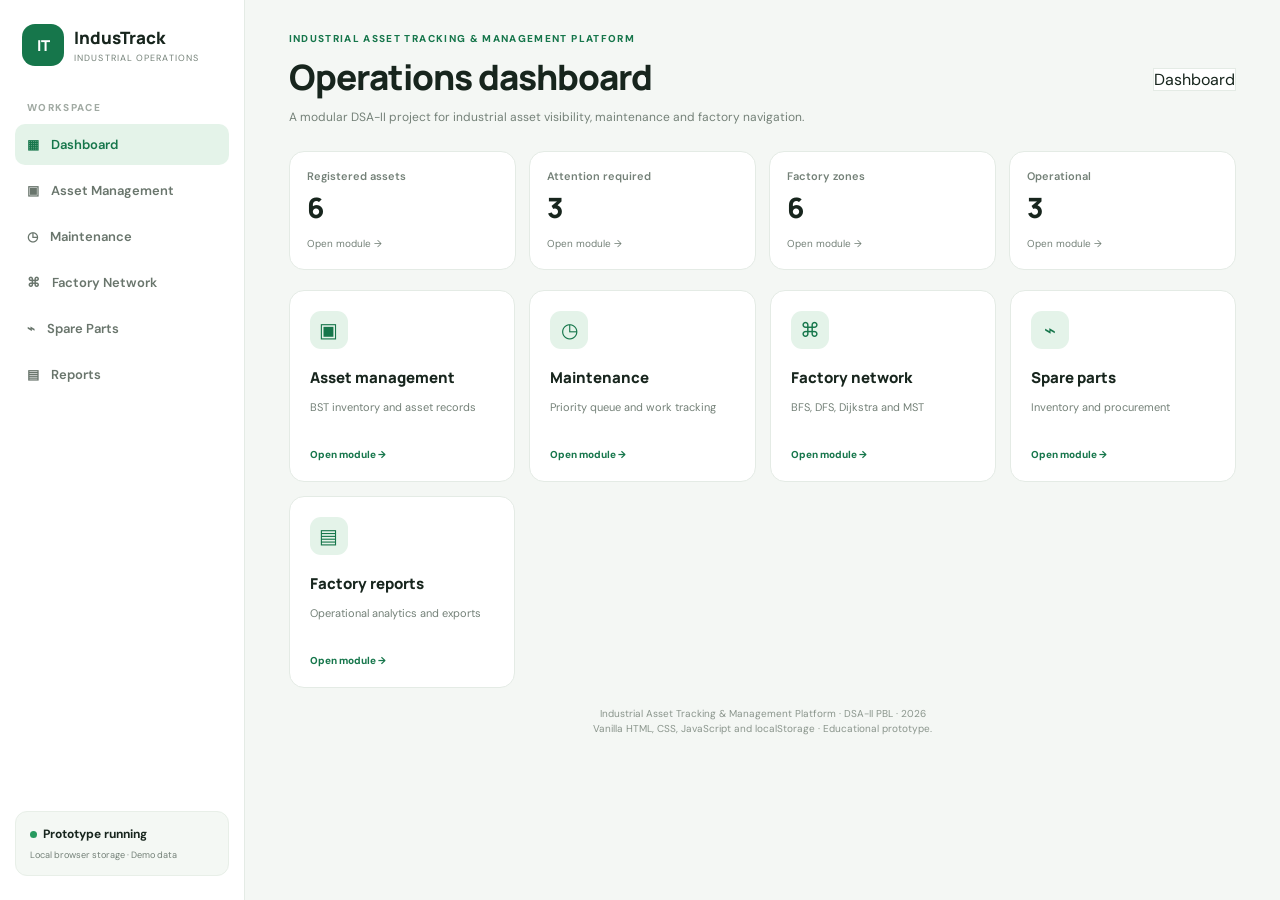
<file: index.html>
<!doctype html>
<html lang="en">

<head>
    <meta charset="utf-8">
    <meta name="viewport" content="width=device-width,initial-scale=1">
    <meta name="description" content="Industrial Asset Tracking and Management Platform">
    <title>IndusTrack | Dashboard</title>
    <link rel="stylesheet" href="style.css">
</head>

<body data-page="dashboard">
    <script src="js/common.js"></script>
    <script>
        renderShell("index", "Operations dashboard", "A modular DSA-II project for industrial asset visibility, maintenance and factory navigation.");
        const assets = loadAssets(), stats = [["Registered assets", assets.length, "assets.html"], ["Attention required", assets.filter(a => ["Maintenance", "Repair"].includes(a.status)).length, "maintenance.html"], ["Factory zones", zones.length, "factory-network.html"], ["Operational", assets.filter(a => a.status === "Operational").length, "assets.html"]];
        document.getElementById("pageContent").innerHTML = `<section class="stats">${stats.map(s => `<a class="stat-card dashboard-stat" href="${s[2]}"><span class="stat-label">${s[0]}</span><strong>${s[1]}</strong><span class="stat-foot">Open module →</span></a>`).join("")}</section><section class="module-grid">${[["assets.html", "▣", "Asset management", "BST inventory and asset records"], ["maintenance.html", "◷", "Maintenance", "Priority queue and work tracking"], ["factory-network.html", "⌘", "Factory network", "BFS, DFS, Dijkstra and MST"], ["spare-parts.html", "⌁", "Spare parts", "Inventory and procurement"], ["reports.html", "▤", "Factory reports", "Operational analytics and exports"]].map(m => `<a class="module-card" href="${m[0]}"><span class="module-icon">${m[1]}</span><h2>${m[2]}</h2><p>${m[3]}</p><span class="module-link">Open module →</span></a>`).join("")}</section>`;
    </script>
</body>

</html>
</file>
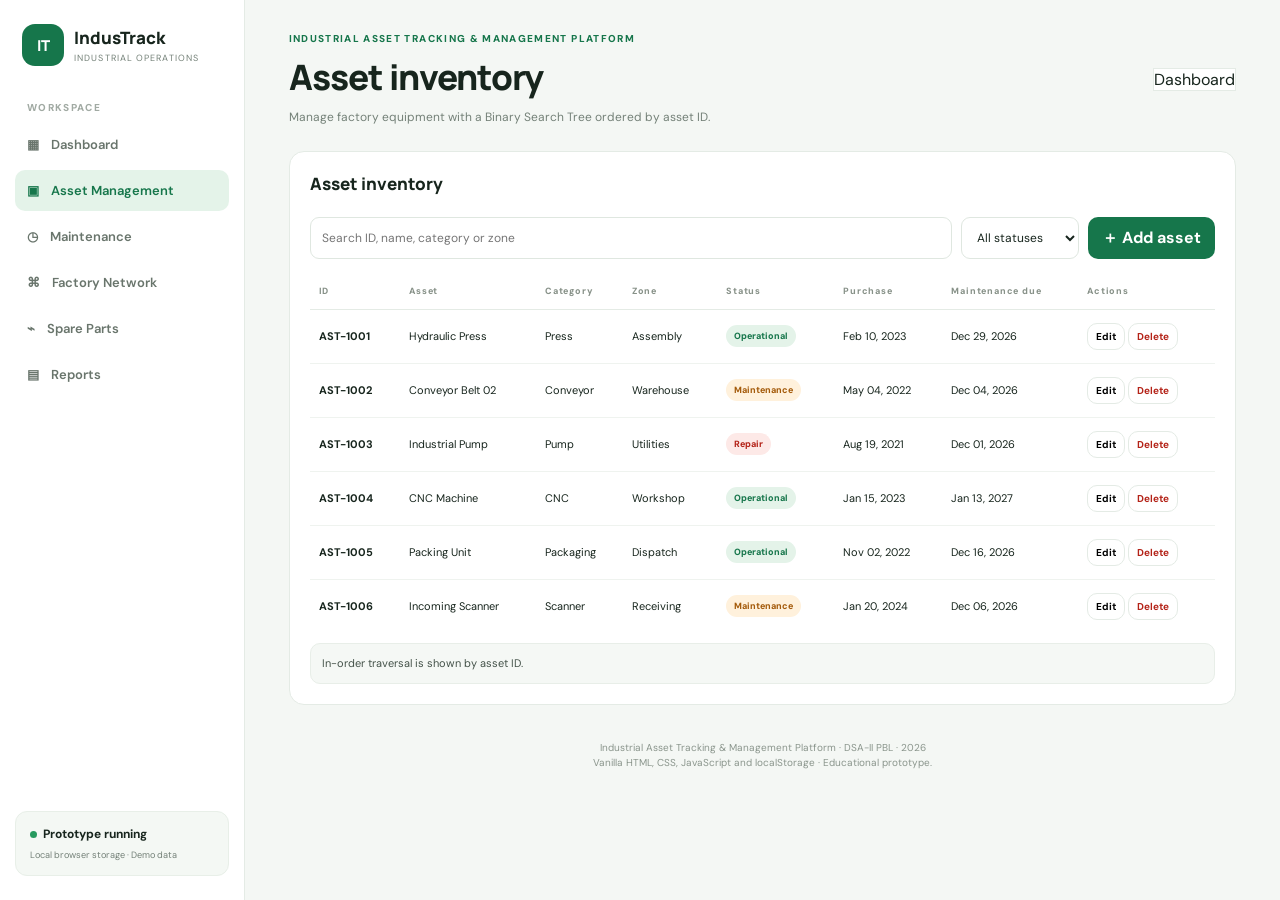
<file: assets.html>
<!doctype html><html lang="en"><head><meta charset="utf-8"><meta name="viewport" content="width=device-width,initial-scale=1"><title>IndusTrack | Assets</title><link rel="stylesheet" href="style.css"></head><body data-page="assets"><script src="js/common.js"></script><script src="js/modules.js"></script></body></html>
</file>
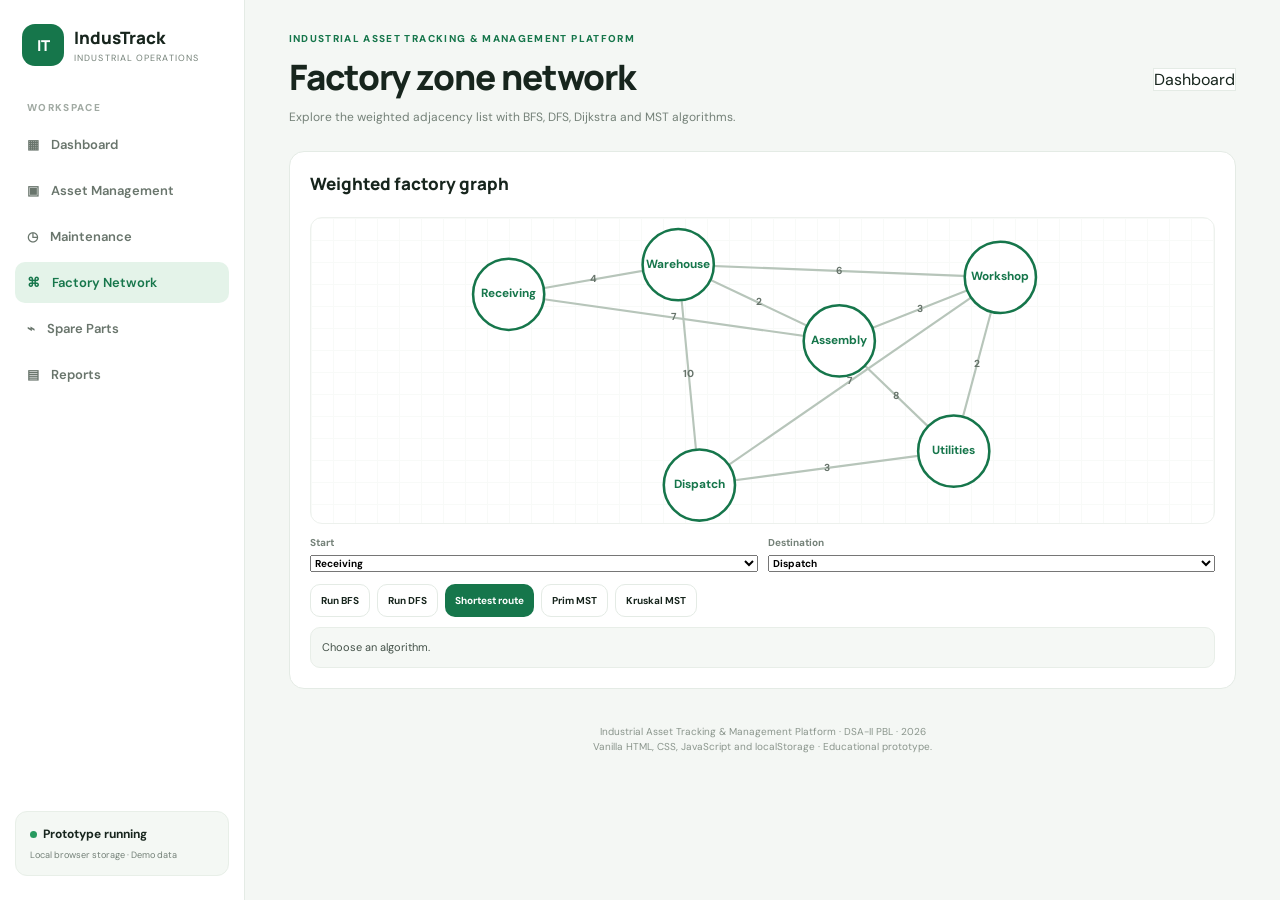
<file: factory-network.html>
<!doctype html><html lang="en"><head><meta charset="utf-8"><meta name="viewport" content="width=device-width,initial-scale=1"><title>IndusTrack | Factory Network</title><link rel="stylesheet" href="style.css"></head><body data-page="factory"><script src="js/common.js"></script><script src="js/modules.js"></script></body></html>
</file>
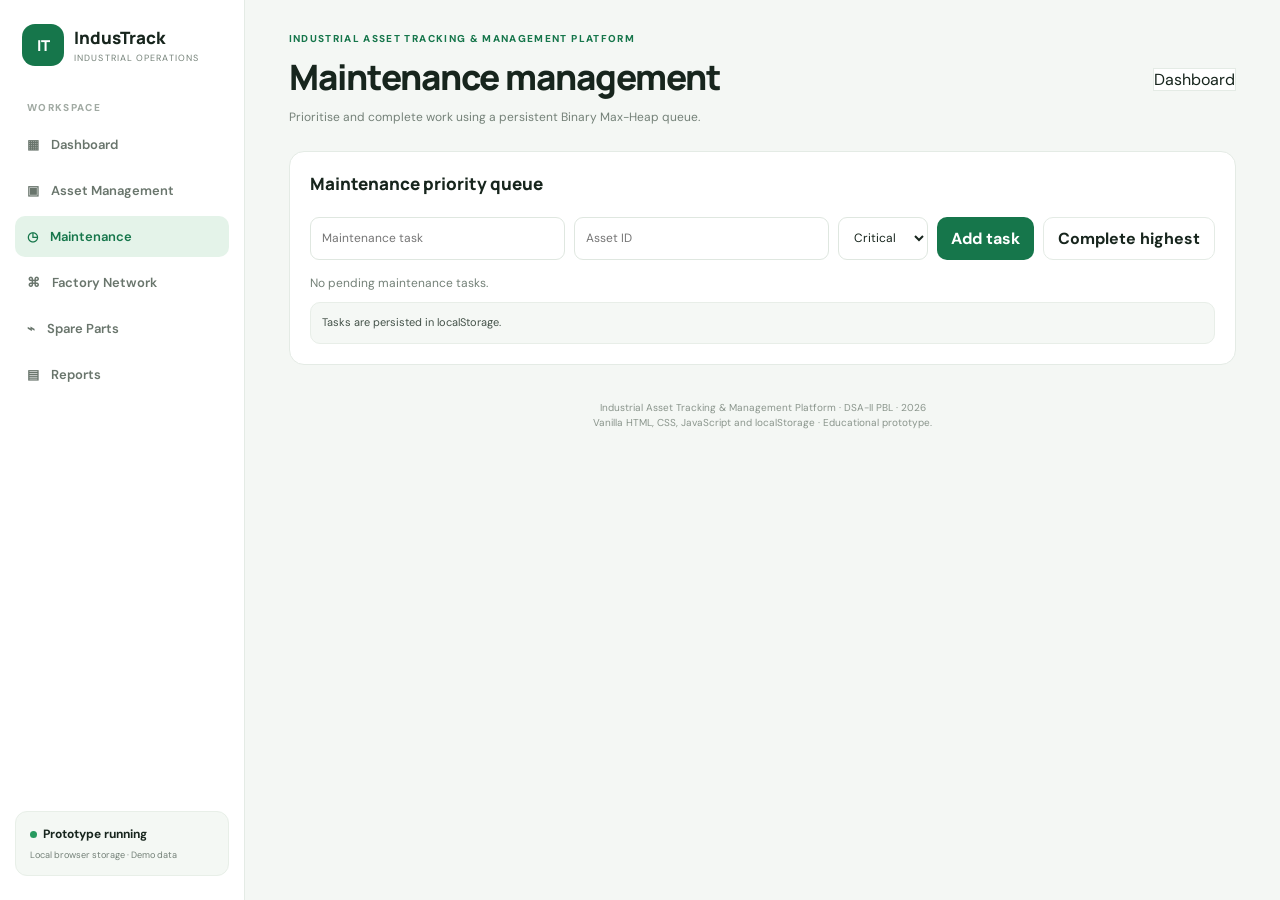
<file: maintenance.html>
<!doctype html><html lang="en"><head><meta charset="utf-8"><meta name="viewport" content="width=device-width,initial-scale=1"><title>IndusTrack | Maintenance</title><link rel="stylesheet" href="style.css"></head><body data-page="maintenance"><script src="js/common.js"></script><script src="js/modules.js"></script></body></html>
</file>
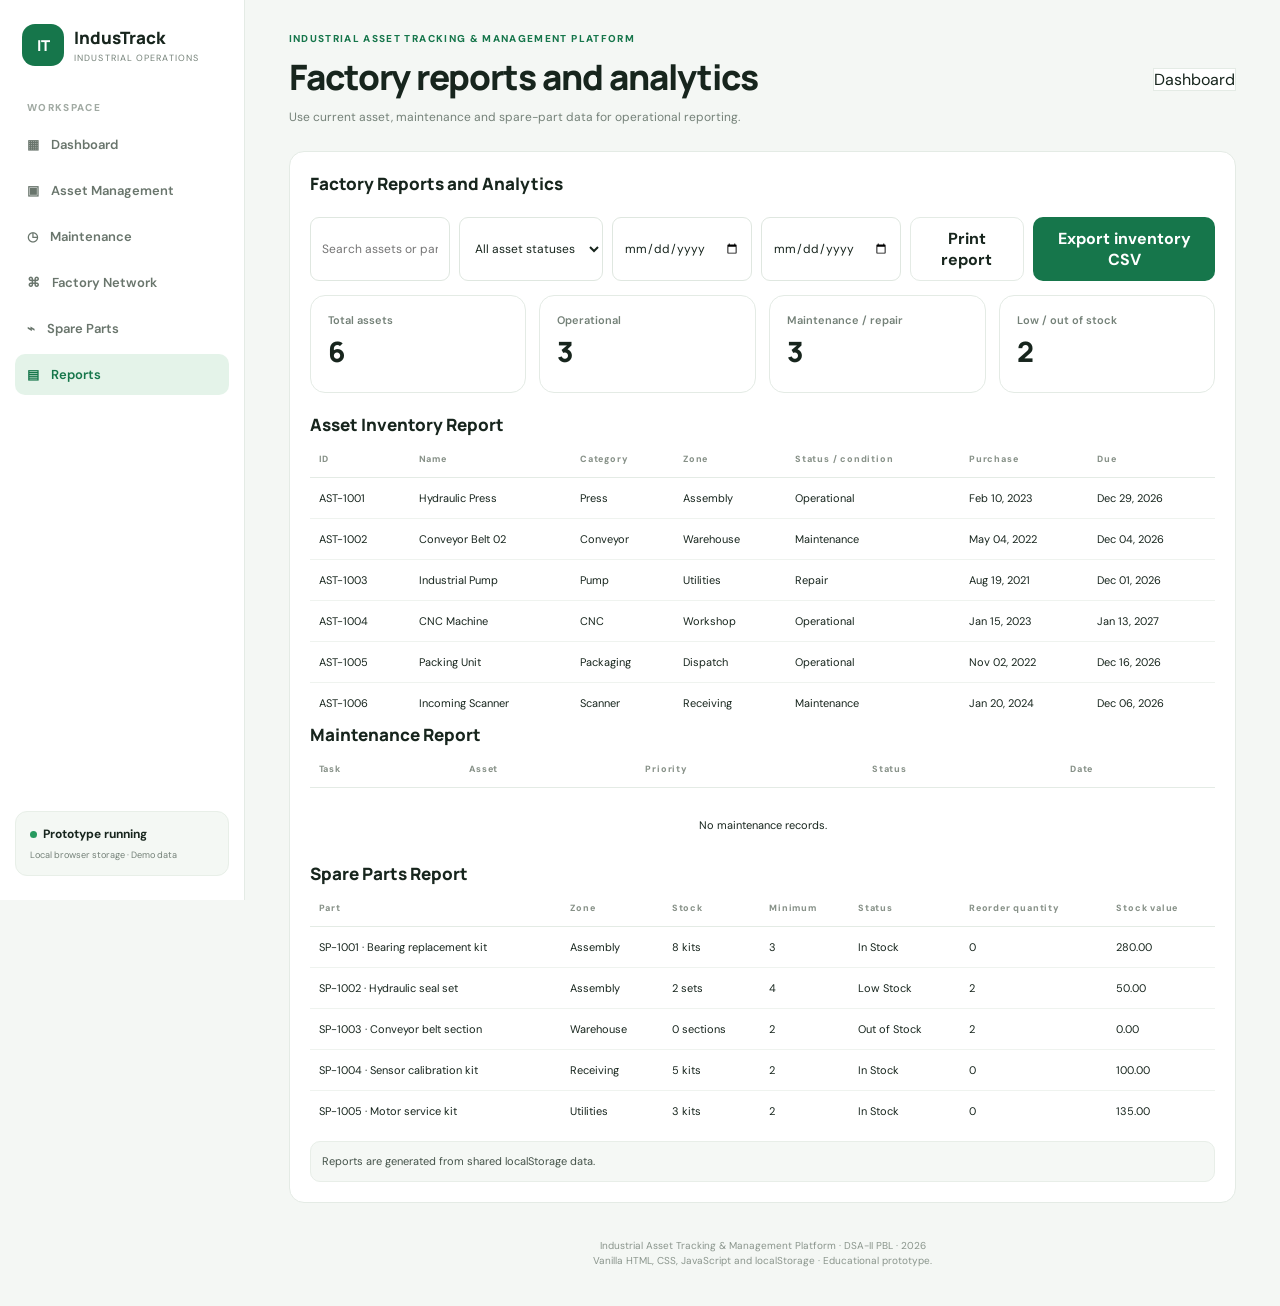
<file: reports.html>
<!doctype html><html lang="en"><head><meta charset="utf-8"><meta name="viewport" content="width=device-width,initial-scale=1"><title>IndusTrack | Reports</title><link rel="stylesheet" href="style.css"></head><body data-page="reports"><script src="js/common.js"></script><script src="js/modules.js"></script></body></html>
</file>
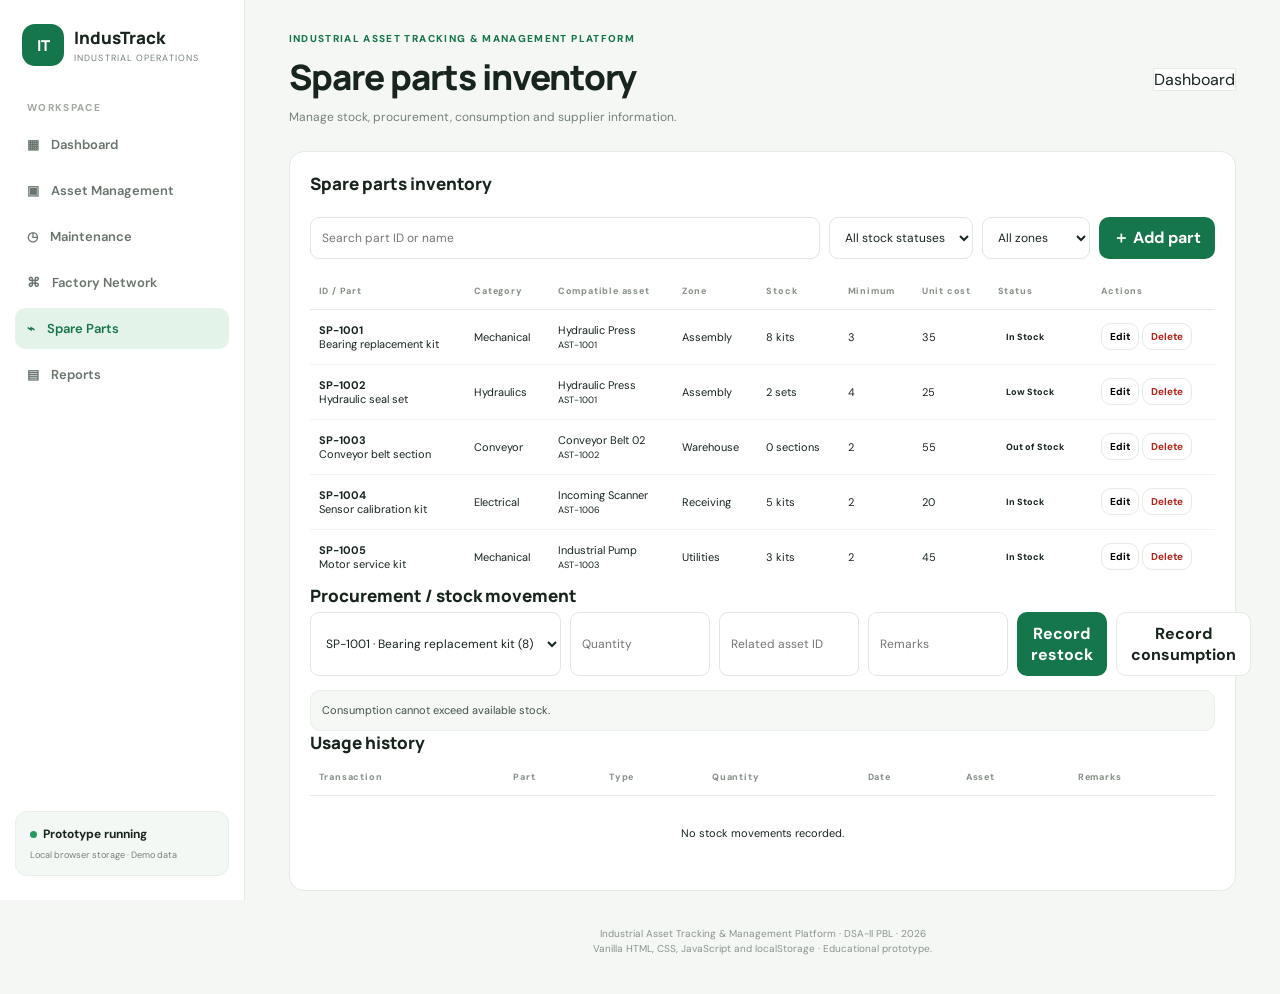
<file: spare-parts.html>
<!doctype html><html lang="en"><head><meta charset="utf-8"><meta name="viewport" content="width=device-width,initial-scale=1"><title>IndusTrack | Spare Parts</title><link rel="stylesheet" href="style.css"></head><body data-page="spare"><script src="js/common.js"></script><script src="js/modules.js"></script></body></html>
</file>
<file: style.css>
@import url('https://fonts.googleapis.com/css2?family=DM+Sans:wght@400;500;600;700&family=Manrope:wght@400;500;600;700;800&display=swap');
:root{--ink:#17251d;--muted:#748178;--line:#e4ebe5;--canvas:#f4f7f4;--green:#16764b;--green-dark:#105a38;--mint:#e4f3e9;--amber:#a45b0b;--amber-bg:#fff1dc;--red:#b42318;--red-bg:#fde9e7;--blue:#245fb0;--blue-bg:#e9f1ff;--purple:#7351a6;--purple-bg:#f0eafa;--white:#fff}
*{box-sizing:border-box}html{scroll-behavior:smooth;scroll-padding-top:22px}body{margin:0;background:var(--canvas);color:var(--ink);font-family:"DM Sans",sans-serif;display:flex;min-height:100vh}button,input,select{font:inherit}button{cursor:pointer;border:0;border-radius:10px;padding:10px 14px;font-weight:700;transition:background .15s,transform .15s}button:active{transform:scale(.98)}.primary{background:var(--green);color:white}.primary:hover{background:var(--green-dark)}.secondary{background:white;border:1px solid var(--line);color:var(--ink)}.secondary:hover{background:#f6faf6}.sidebar{width:245px;position:fixed;inset:0 auto 0 0;background:#fff;border-right:1px solid var(--line);padding:24px 15px;display:flex;flex-direction:column;z-index:3}.brand{display:flex;gap:10px;align-items:center;text-decoration:none;color:inherit;padding:0 7px 35px}.brand-mark{width:42px;height:42px;border-radius:13px;background:var(--green);color:#fff;display:grid;place-items:center;font:800 15px Manrope}.brand strong{display:block;font:800 17px Manrope}.brand small{display:block;font-size:9px;letter-spacing:1.1px;color:var(--muted);margin-top:3px}.nav-label,.eyebrow{font-size:10px;font-weight:800;letter-spacing:1.35px;color:var(--green);margin:0 0 8px}.nav-label{color:#a1aaa3;padding-left:12px;margin-bottom:10px}.sidebar nav{display:grid;gap:5px}.nav-link{padding:12px;border-radius:10px;text-decoration:none;color:#69756c;display:flex;gap:12px;align-items:center;font-weight:600;font-size:13px}.nav-link.active,.nav-link:hover{background:var(--mint);color:var(--green)}.sidebar-bottom{margin-top:auto;background:#f4f8f4;border:1px solid #e8efe8;padding:14px;border-radius:12px;font-size:11px}.sidebar-bottom strong{font-size:12px}.sidebar-bottom small{display:block;color:var(--muted);margin-top:7px}.live-dot{display:inline-block;width:7px;height:7px;border-radius:50%;background:#269a5e;margin-right:6px}.main{width:calc(100% - 245px);margin-left:245px;padding:32px clamp(18px,3.4vw,52px) 20px;max-width:1700px}.topbar{display:flex;justify-content:space-between;align-items:center;gap:18px;margin-bottom:24px}.topbar h1{font:800 clamp(25px,3vw,35px) Manrope;letter-spacing:-1px;margin:0 0 7px}.muted{color:var(--muted);font-size:12px;line-height:1.55;margin:0}.stats{display:grid;grid-template-columns:repeat(4,minmax(0,1fr));gap:13px;margin-bottom:20px}.stat-card,.panel{background:var(--white);border:1px solid var(--line);border-radius:15px}.stat-card{padding:17px;position:relative}.stat-icon{width:32px;height:32px;border-radius:10px;display:grid;place-items:center;font-weight:800;margin-bottom:13px}.green-icon{background:var(--mint);color:var(--green)}.blue-icon{background:var(--blue-bg);color:var(--blue)}.amber-icon{background:var(--amber-bg);color:var(--amber)}.purple-icon{background:var(--purple-bg);color:var(--purple)}.stat-label{display:block;color:var(--muted);font-size:11px;font-weight:600}.stat-card strong{display:block;font:800 28px Manrope;margin:5px 0}.stat-foot{font-size:10px;color:var(--muted)}.panel{padding:20px;margin-bottom:17px}.panel-head{display:flex;align-items:center;justify-content:space-between;gap:15px;margin-bottom:17px}.panel h2{font:800 17px Manrope;margin:0 0 5px}.pill{border-radius:40px;background:#eef4ef;color:var(--green);font-size:9px;font-weight:800;padding:7px 9px;white-space:nowrap}.toolbar{display:flex;gap:9px;margin-bottom:14px}.toolbar input{flex:1;min-width:140px}.toolbar input,.toolbar select,input,form select{border:1px solid #dfe7e0;border-radius:9px;background:white;padding:10px 11px;color:var(--ink);outline:none;font-size:12px}.toolbar input:focus,input:focus,select:focus{border-color:#69a986;box-shadow:0 0 0 3px #e6f4eb}.table-wrap{overflow-x:auto}table{border-collapse:collapse;width:100%;min-width:760px;text-align:left}th{font-size:9px;letter-spacing:.8px;color:#879188;font-weight:800;padding:12px 9px;border-bottom:1px solid var(--line)}td{padding:13px 9px;border-bottom:1px solid #eff3ef;font-size:11px;vertical-align:middle}tbody tr:last-child td{border-bottom:0}.asset-name{font-weight:700;font-size:12px;display:block}.asset-id{color:var(--muted);font-size:10px;display:block;margin-top:4px}.status{display:inline-flex;border-radius:30px;padding:5px 8px;font-size:9px;font-weight:800;white-space:nowrap}.status-Operational{background:var(--mint);color:var(--green)}.status-Maintenance{background:var(--amber-bg);color:var(--amber)}.status-Repair{background:var(--red-bg);color:var(--red)}.status-Retired{background:#edf0ee;color:#59635d}.actions{display:flex;gap:5px}.small-btn{padding:6px 8px;border:1px solid var(--line);background:#fff;font-size:10px}.small-btn.delete{color:var(--red)}.empty-state{text-align:center;padding:30px 8px}.empty-state h3{margin:0 0 7px}.empty-state p{font-size:12px;color:var(--muted);margin-bottom:14px}.empty-icon{font-size:30px;color:var(--green);margin-bottom:8px}.two-col{display:grid;grid-template-columns:minmax(0,.9fr) minmax(0,1.1fr);gap:17px;align-items:start}.queue-list{display:grid;gap:9px}.queue-item{display:grid;grid-template-columns:28px minmax(0,1fr) auto;align-items:center;gap:10px;padding:11px;border:1px solid var(--line);border-radius:11px}.queue-rank{height:27px;width:27px;display:grid;place-items:center;border-radius:8px;background:var(--amber-bg);color:var(--amber);font-size:11px;font-weight:800}.queue-item strong{display:block;font-size:11px}.queue-item small{display:block;color:var(--muted);font-size:10px;margin-top:4px}.priority{font-size:9px;font-weight:800;color:var(--amber)}.priority.high{color:var(--red)}.tiny-note,.footer-note{color:#8a958c;font-size:10px;line-height:1.5;margin:13px 0 0}.graph-summary{display:flex;gap:15px;font-size:10px;color:var(--muted);margin-bottom:8px}.legend-node{display:inline-block;width:8px;height:8px;background:var(--green);border-radius:50%;margin-right:4px}.legend-edge{display:inline-block;width:15px;border-top:2px solid #a5b4a8;margin-right:4px;vertical-align:middle}.graph-view{height:clamp(250px,24vw,320px);min-height:250px;border:1px solid #edf1ed;border-radius:12px;background:linear-gradient(#f8faf8 1px,transparent 1px),linear-gradient(90deg,#f8faf8 1px,transparent 1px);background-size:22px 22px;overflow:hidden}.graph-view svg{width:100%;height:100%;display:block}.graph-view text{font-family:"DM Sans",sans-serif;font-size:14px}.graph-view .edge-label{fill:#66736a;font-size:12px;font-weight:700;text-anchor:middle;dominant-baseline:middle}.graph-view .node-label{font-size:14px;font-weight:700;text-anchor:middle;dominant-baseline:middle;pointer-events:none}.route-controls{display:grid;grid-template-columns:1fr 1fr;gap:10px;margin:12px 0}.route-controls label,.algorithm-card label{font-size:10px;color:var(--muted);font-weight:700}.route-controls select,.algorithm-card label input{display:block;width:100%;margin-top:6px}.button-row{display:flex;flex-wrap:wrap;gap:7px}.button-row button{font-size:10px;padding:9px 10px}.result-box{margin-top:10px;padding:11px;background:#f5f8f5;border:1px solid #e8eee8;border-radius:10px;font-size:11px;line-height:1.6;color:#445249;overflow-wrap:anywhere}.algorithm-grid{display:grid;grid-template-columns:repeat(3,minmax(0,1fr));gap:13px}.algorithm-card{border:1px solid var(--line);border-radius:13px;padding:15px;min-width:0}.algo-number{font:800 11px Manrope;color:var(--green);background:var(--mint);display:grid;place-items:center;width:30px;height:30px;border-radius:9px;margin-bottom:12px}.algorithm-card h3{font:800 14px Manrope;margin:0 0 7px}.algorithm-card p{font-size:11px;color:var(--muted);line-height:1.55;min-height:51px;margin-bottom:13px}.algorithm-card label input{margin-bottom:11px}.full-btn{width:100%;margin-top:9px;font-size:10px}.mini-result{background:#f5f8f5;border-radius:9px;padding:10px;font-size:10px;line-height:1.55;color:#445249;margin-top:11px;min-height:40px;overflow-wrap:anywhere}.complexity-strip{display:flex;gap:9px;flex-wrap:wrap;align-items:center;background:#f6f9f6;border:1px solid var(--line);border-radius:11px;padding:12px;margin-top:15px}.complexity-strip strong{font-size:10px}.complexity-strip span{font-size:9px;color:#5e6a60;background:white;border:1px solid var(--line);padding:6px 8px;border-radius:7px}footer{text-align:center;padding:18px;color:#8b968e;font-size:10px;line-height:1.7}dialog{border:0;border-radius:17px;padding:0;width:min(520px,calc(100% - 26px));box-shadow:0 24px 80px #10271b35}dialog::backdrop{background:#13271d88;backdrop-filter:blur(3px)}dialog form{padding:24px}.dialog-head{display:flex;justify-content:space-between;align-items:flex-start;margin-bottom:21px}.dialog-head h2{font:800 21px Manrope;margin:0}.icon-button{font-size:24px;padding:0;width:32px;height:32px;background:#f3f6f3;color:#536057}.dialog-head .eyebrow{margin-bottom:6px}form label{display:block;font-size:11px;font-weight:700;margin-bottom:13px}form label input,form label select{display:block;width:100%;margin-top:7px;font-weight:400}.form-grid{display:grid;grid-template-columns:1fr 1fr;gap:12px}.dialog-actions{display:flex;justify-content:flex-end;gap:9px;margin-top:18px}.form-error{color:var(--red);font-size:11px;min-height:15px;margin:0}
.dashboard-stat,.module-card{text-decoration:none;color:inherit}.module-grid{display:grid;grid-template-columns:repeat(4,minmax(0,1fr));gap:14px}.module-card{background:#fff;border:1px solid var(--line);border-radius:15px;padding:20px;transition:transform .15s,box-shadow .15s}.module-card:hover{transform:translateY(-2px);box-shadow:0 8px 25px #173a2514}.module-icon{display:grid;place-items:center;width:38px;height:38px;border-radius:11px;background:var(--mint);color:var(--green);font-size:20px}.module-card h2{font:800 15px Manrope;margin:18px 0 7px}.module-card p{color:var(--muted);font-size:11px;line-height:1.5;min-height:34px}.module-link{display:block;color:var(--green);font-size:10px;font-weight:800;margin-top:15px}.back-link{text-decoration:none;white-space:nowrap}footer{color:#8a958c;font-size:10px;line-height:1.5;text-align:center;padding:18px 0}.form-error{color:var(--red);font-size:11px;min-height:15px;margin:0}dialog{border:1px solid var(--line);border-radius:14px;padding:22px;max-width:420px;width:calc(100% - 28px)}dialog::backdrop{background:#17251d55}dialog form{display:grid;gap:10px}dialog label{font-size:11px;color:var(--muted);font-weight:700}dialog label input,dialog label select{display:block;width:100%;margin-top:5px}.schedule-grid{display:grid;grid-template-columns:repeat(auto-fit,minmax(120px,1fr));gap:8px;margin-top:10px}.schedule-grid div{background:#fff;border:1px solid var(--line);border-radius:8px;padding:9px;font-size:10px}.state-list{margin-top:12px}
@media(max-width:1150px){.stats{grid-template-columns:repeat(2,minmax(0,1fr))}.two-col{grid-template-columns:1fr}.algorithm-grid,.module-grid{grid-template-columns:1fr 1fr}}@media(max-width:760px){.sidebar{width:64px;padding:19px 7px}.brand{padding:0 3px 30px}.brand>span:last-child,.nav-label,.nav-link span,.sidebar-bottom{display:none}.brand-mark{width:42px}.nav-link{justify-content:center;padding:13px 0}.main{margin-left:64px;width:calc(100% - 64px);padding:22px 12px}.topbar{align-items:flex-start}.topbar .primary{white-space:nowrap;padding:9px}.stats{gap:8px}.stat-card{padding:12px}.stat-card strong{font-size:24px}.panel{padding:14px}.panel-head{align-items:flex-start}.toolbar{flex-direction:column}.algorithm-grid,.module-grid{grid-template-columns:1fr}.algorithm-card p{min-height:0}.form-grid{grid-template-columns:1fr;gap:0}.route-controls{grid-template-columns:1fr 1fr}.back-link{padding:8px}};color:#5e6a60;background:white;border:1px solid var(--line);padding:6px 8px;border-radius:7px}footer{text-align:center;padding:18px;color:#8b968e;font-size:10px;line-height:1.7}dialog{border:0;border-radius:17px;padding:0;width:min(520px,calc(100% - 26px));box-shadow:0 24px 80px #10271b35}dialog::backdrop{background:#13271d88;backdrop-filter:blur(3px)}dialog form{padding:24px}.dialog-head{display:flex;justify-content:space-between;align-items:flex-start;margin-bottom:21px}.dialog-head h2{font:800 21px Manrope;margin:0}.icon-button{font-size:24px;padding:0;width:32px;height:32px;background:#f3f6f3;color:#536057}.dialog-head .eyebrow{margin-bottom:6px}form label{display:block;font-size:11px;font-weight:700;margin-bottom:13px}form label input,form label select{display:block;width:100%;margin-top:7px;font-weight:400}.form-grid{display:grid;grid-template-columns:1fr 1fr;gap:12px}.dialog-actions{display:flex;justify-content:flex-end;gap:9px;margin-top:18px}.form-error{color:var(--red);font-size:11px;min-height:15px;margin:0}
@media(max-width:1150px){.stats{grid-template-columns:repeat(2,minmax(0,1fr))}.two-col{grid-template-columns:1fr}.algorithm-grid{grid-template-columns:1fr 1fr}}@media(max-width:760px){.sidebar{width:64px;padding:19px 7px}.brand{padding:0 3px 30px}.brand>span:last-child,.nav-label,.nav-link span,.sidebar-bottom{display:none}.brand-mark{width:42px}.nav-link{justify-content:center;padding:13px 0}.main{margin-left:64px;width:calc(100% - 64px);padding:22px 12px}.topbar{align-items:flex-start}.topbar .primary{white-space:nowrap;padding:9px}.stats{gap:8px}.stat-card{padding:12px}.stat-card strong{font-size:24px}.panel{padding:14px}.panel-head{align-items:flex-start}.toolbar{flex-direction:column}.algorithm-grid{grid-template-columns:1fr}.algorithm-card p{min-height:0}.form-grid{grid-template-columns:1fr;gap:0}.route-controls{grid-template-columns:1fr 1fr}}
</file>
